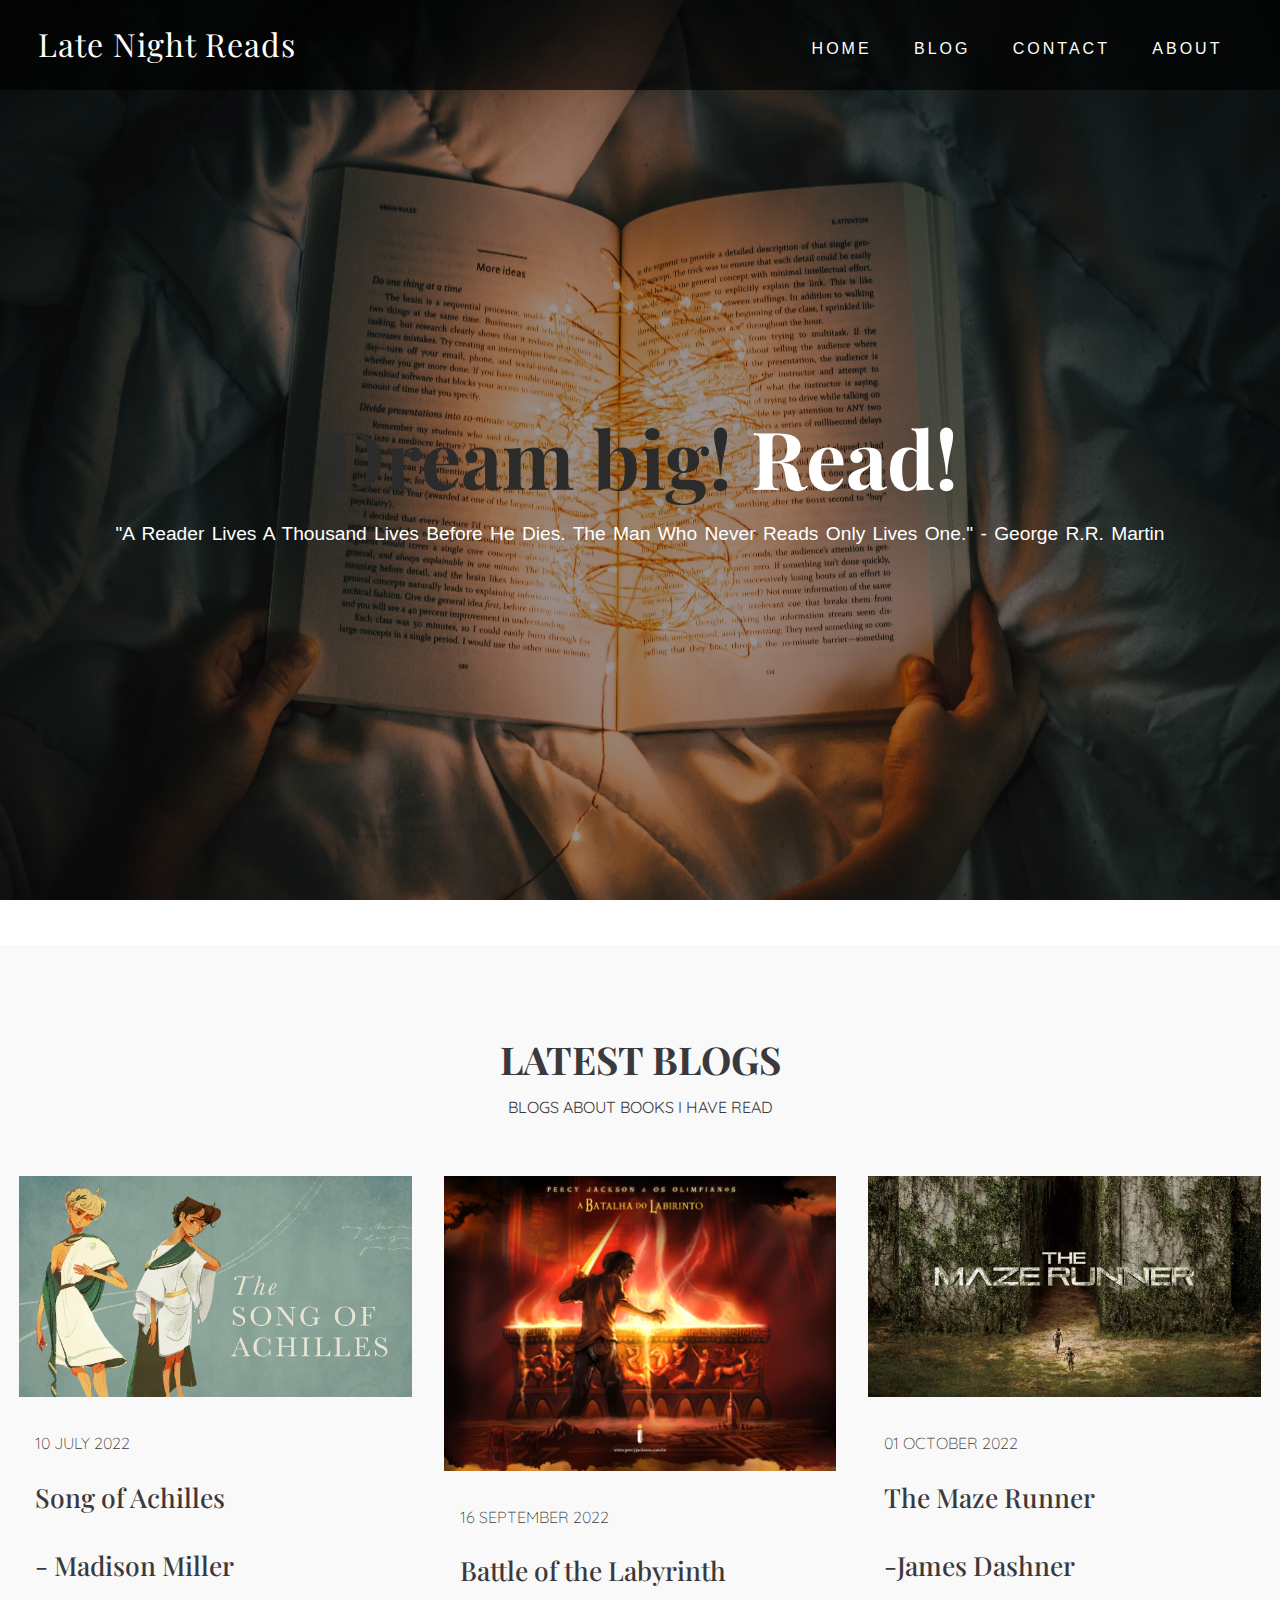
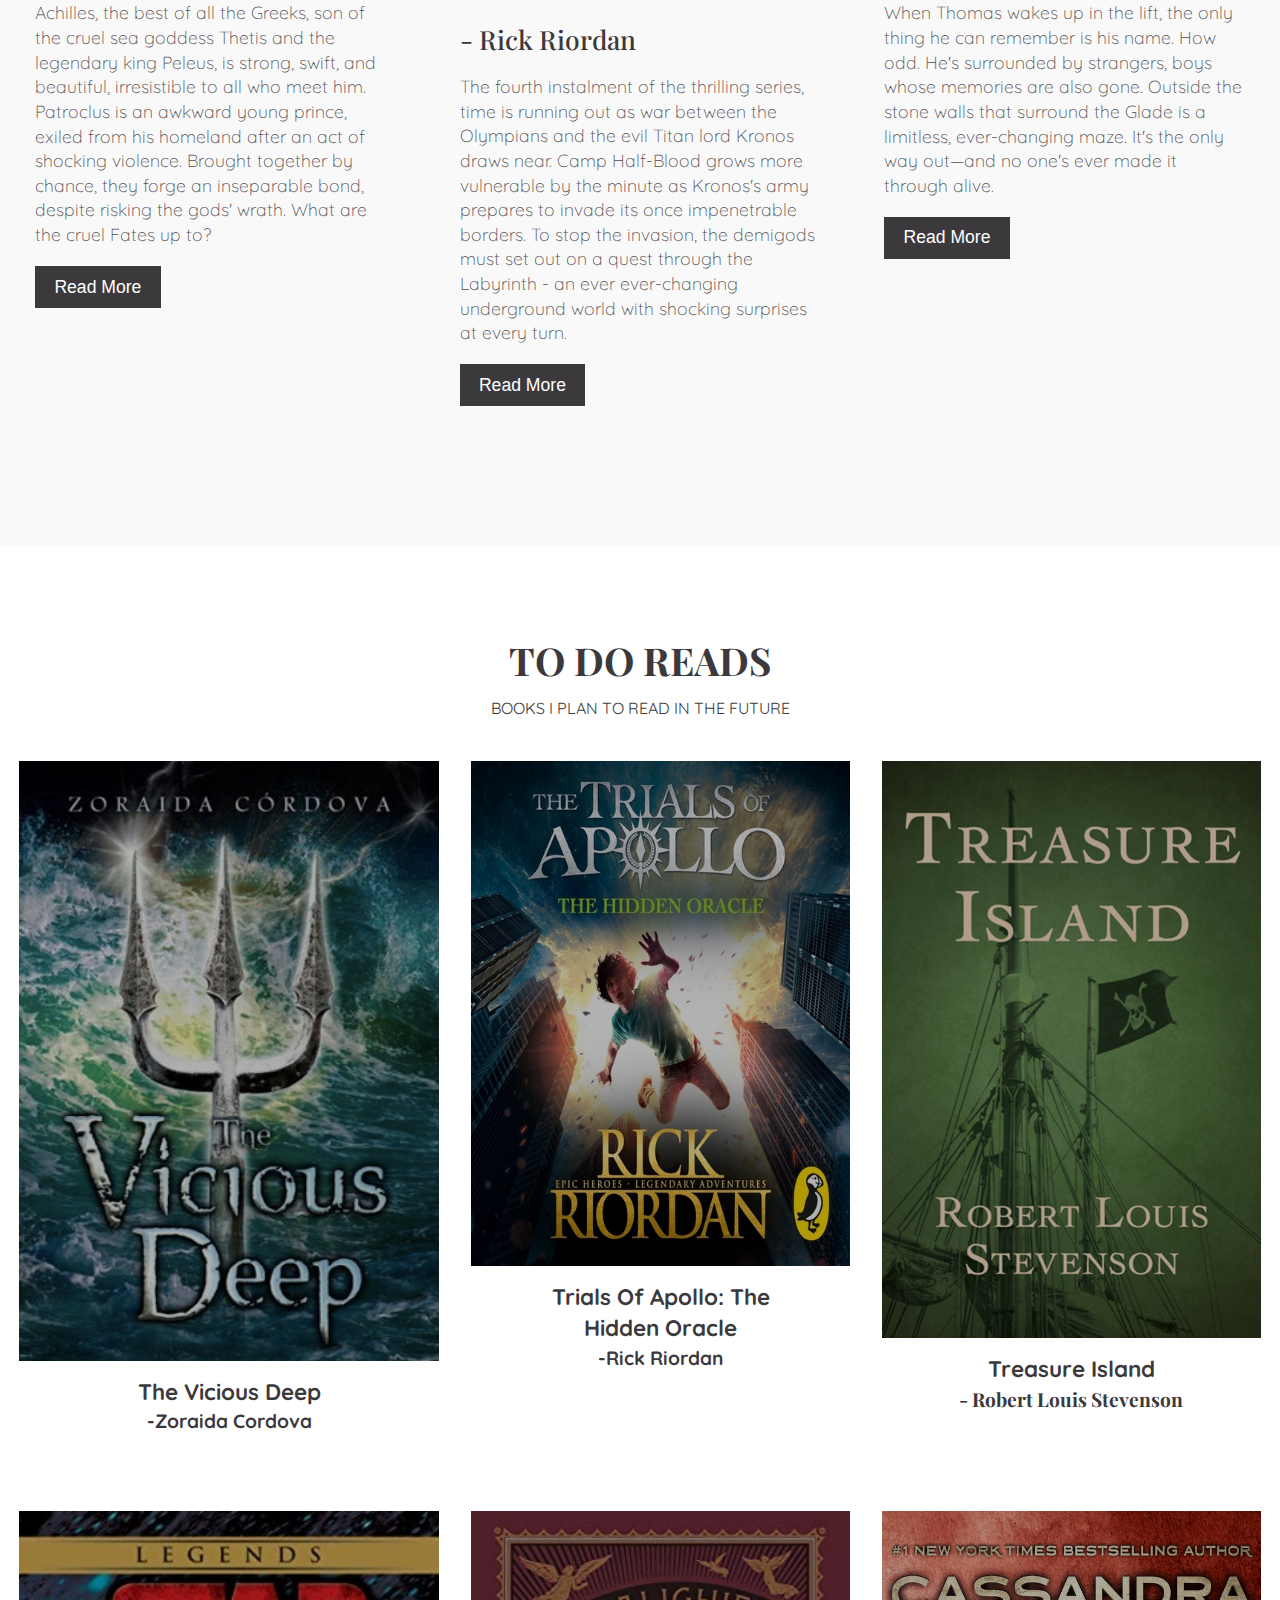
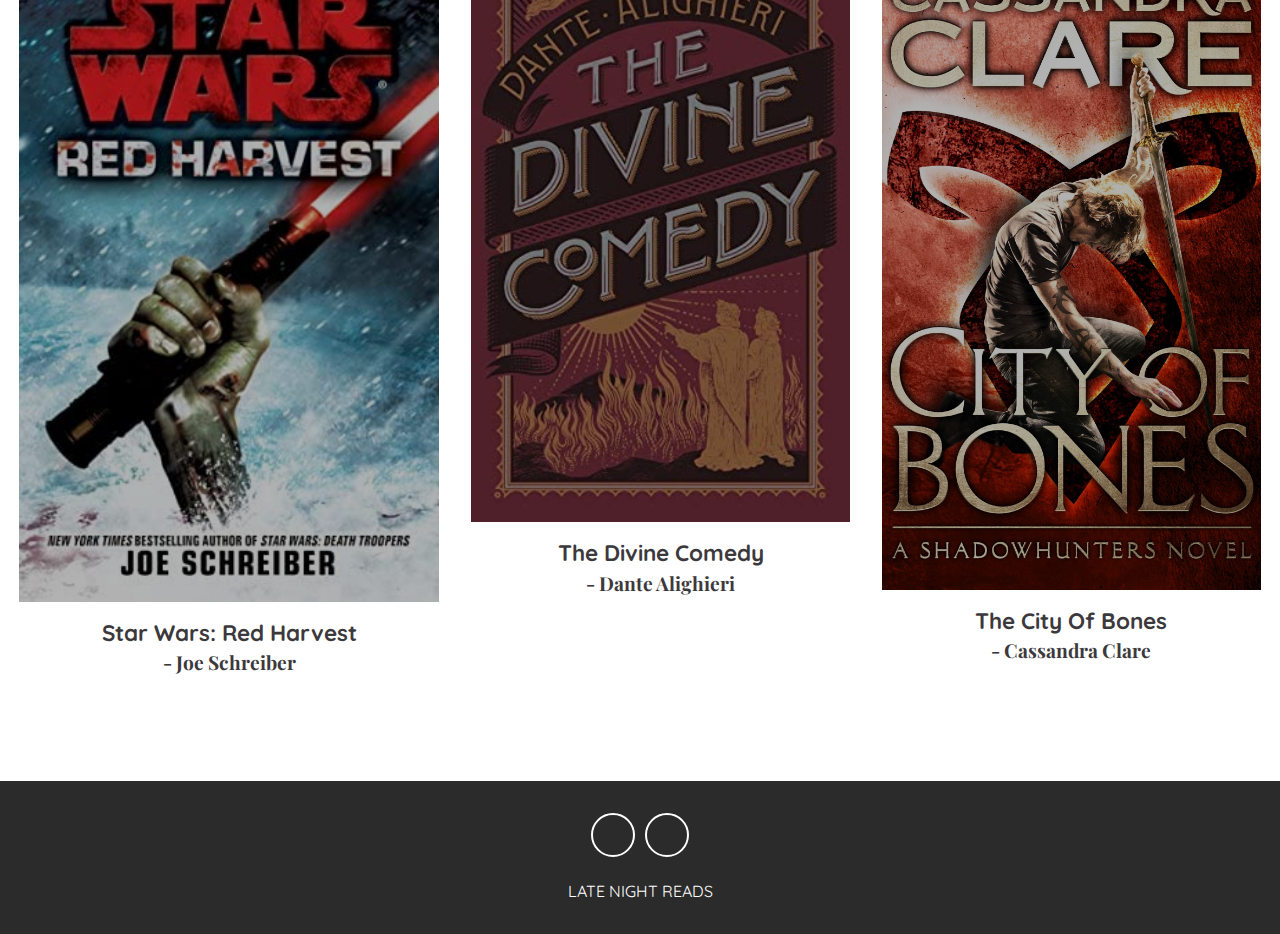
<file: index.html>
<!DOCTYPE html>
<html>
    <head>
        <meta charset="utf-8">
        <meta http-equiv="X-UA-Compatible" content="IE=edge">
        <title>Late Night Reads</title>
        <meta name="viewport" content="width=device-width, initial-scale=1">
        <!-- Font awesome icon -->
        <link rel="stylesheet" href="https://cdnjs.cloudflare.com/ajax/libs/font-awesome/5.15.1/css/all.min.css" integrity="sha512-+4zCK9k+qNFUR5X+cKL9EIR+ZOhtIloNl9GIKS57V1MyNsYpYcUrUeQc9vNfzsWfV28IaLL3i96P9sdNyeRssA==" crossorigin="anonymous" />
        <link rel="stylesheet" href="homestyles.css">
    </head>
<body>

<!-- header -->
<header>
    <nav class = "navbar">
    <div class = "container">
        <a href = "index.html" class = "navbar-brand">Late Night Reads</a>
        <div class = "navbar-nav">
            <a href = "index.html">HOME</a>
            <a href = "blog.html">BLOG</a>
            <a href = "contact.html">CONTACT</a>
            <a href = "about.html">ABOUT</a>
        </div>
    </div>
    </nav>
    <div class = "banner">
        <div class = "container">
            <h1 class = "banner-title">
            <span>Dream big!</span> Read!</h1>
            <p> "A reader lives a thousand lives before he dies. The man who never reads only lives one." - George R.R. Martin </p>
        </div>
    </div>
</header>
<!-- end of header -->
<br>
<br>
<!-- blog -->
<section class = "blog" id = "blog">
    <div class = "container">
        <div class = "title">
            <h2>LATEST BLOGS</h2>
            <p>BLOGS ABOUT BOOKS I HAVE READ</p>
        </div>
    <div class = "blog-content">
<!-- item -->
        <div class = "blog-item">
            <div class = "blog-img">
                <img src = "images/song.jpg" alt = "">
            </div>
        <div class = "blog-text">
            <span>10 JULY 2022</span>
            <h2>Song of Achilles</h2>
            <h2>- Madison Miller</h2>
            <p>Achilles, the best of all the Greeks, son of the cruel sea goddess Thetis and the legendary king Peleus, is strong, swift, and beautiful, irresistible to all who meet him. Patroclus is an awkward young prince, exiled from his homeland after an act of shocking violence. Brought together by chance, they forge an inseparable bond, despite risking the gods' wrath. What are the cruel Fates up to? </p>
            <a href = "blog.html">Read More</a>
        </div>
        </div>
<!-- end of item -->
<!-- item -->
        <div class = "blog-item">
            <div class = "blog-img">
                <img src = "images/labyrinth.jpg" alt = "">
            </div>
        <div class = "blog-text">
            <span>16 SEPTEMBER 2022</span>
            <h2>Battle of the Labyrinth</h2>
            <h2>- Rick Riordan</h2>
            <p>The fourth instalment of the thrilling series, time is running out as war between the Olympians and the evil Titan lord Kronos draws near. Camp Half-Blood grows more vulnerable by the minute as Kronos's army prepares to invade its once impenetrable borders. To stop the invasion, the demigods must set out on a quest through the Labyrinth - an ever ever-changing underground world with shocking surprises at every turn.</p>
            <a href = "blog.html">Read More</a>
        </div>
        </div>
<!-- end of item -->
<!-- item -->
        <div class = "blog-item">
            <div class = "blog-img">
                <img src = "images/mazerunner.webp" alt = "">
            </div>
        <div class = "blog-text">
            <span>01 OCTOBER 2022</span>
            <h2>The Maze Runner</h2>
            <h2>-James Dashner</h2>
            <p>When Thomas wakes up in the lift, the only thing he can remember is his name. How odd. He's surrounded by strangers, boys whose memories are also gone. Outside the stone walls that surround the Glade is a limitless, ever-changing maze. It's the only way out—and no one's ever made it through alive.</p>
            <a href = "blog.html">Read More</a>
        </div>
        </div>
<!-- end of item -->
    </div>
    </div>
</section>
<!-- end of blog -->

<!-- design -->
<section class = "design" id = "design">
    <div class = "container">
        <div class = "title">
            <h2>TO DO READS</h2>
            <p>books I plan to read in the future</p>
        </div>
    <div class = "design-content">
<!-- item -->
        <div class = "design-item">
            <div class = "design-img">
                <a href = "blog.html"><img src = "images/trident.jpg" style = "width: 420px; height: 600px"></a>
            </div>
        <div class = "design-title">
            <a href = "blog.html#todoreads"><h3>The Vicious Deep</h3></a>
            <a href = "blog.html#todoreads"><h4>-Zoraida Cordova</h4></a>
            <br>
        </div>
        </div>
<!-- end of item -->
<!-- item -->
        <div class = "design-item">
            <div class = "design-img">
                <img src = "images/apollo.jpg" alt = "">
            </div>
        <div class = "design-title">
            <a href = "blog.html#todoreads"><h3>Trials of Apollo: The Hidden Oracle</h3></a>
            <a href = "blog.html#todoreads"><h4>-Rick Riordan</h4></a>
            <br>
        </div>
        </div>
<!-- end of item -->
<!-- item -->
        <div class = "design-item">
            <div class = "design-img">
                <img src = "images/green.jpg" alt = "">
            </div>
        <div class = "design-title">
            <a href = "blog.html#todoreads"><h3>Treasure Island</h3></a>
            <a href = "blog.html#todoreads"><h4>- Robert Louis Stevenson</4></a>
            <br>
        </div>
        </div>
<!-- end of item -->
<!-- item -->
        <div class = "design-item">
            <div class = "design-img">
                <img src = "images/harvest.jpg" alt = "">
            </div>
        <div class = "design-title">
            <a href = "blog.html#todoreads"><h3>Star Wars: Red Harvest</h3></a>
            <a href = "blog.html#todoreads"><h4>- Joe Schreiber</4></a>
            <br>
        </div>
        </div>
<!-- end of item -->
<!-- item -->
        <div class = "design-item">
            <div class = "design-img">
                <img src = "images/divine.jpg" alt = "">
            </div>
        <div class = "design-title">
            <a href = "blog.html#todoreads"><h3>The Divine Comedy</h3></a>
            <a href = "blog.html#todoreads"><h4>- Dante Alighieri</4></a>
            <br>
        </div>
        </div>
<!-- end of item -->
<!-- item -->
        <div class = "design-item">
            <div class = "design-img">
                <img src = "images/bones.jpg" alt = "">
            </div>
        <div class = "design-title">
            <a href = "blog.html#todoreads"><h3>The City of Bones</h3></a>
            <a href = "blog.html#todoreads"><h4>- Cassandra Clare</4></a>
            <br>
        </div>
        </div>
<!-- end of item -->
        </div>
    </div>
</section>
<!-- end of design -->
  
<!-- footer -->
<footer>
    <div class = "social-links">
        <a href = "https://www.facebook.com/jjennifernnguyen"><i class = "fab fa-facebook-f"></i></a>
        <a href = "https://www.instagram.com/jjennifernnguyen/"><i class = "fab fa-instagram"></i></a>
    </div>
        </i><span>LATE NIGHT READS</span>
</footer>
<!-- end of footer -->  
    </body>
</html>
</file>
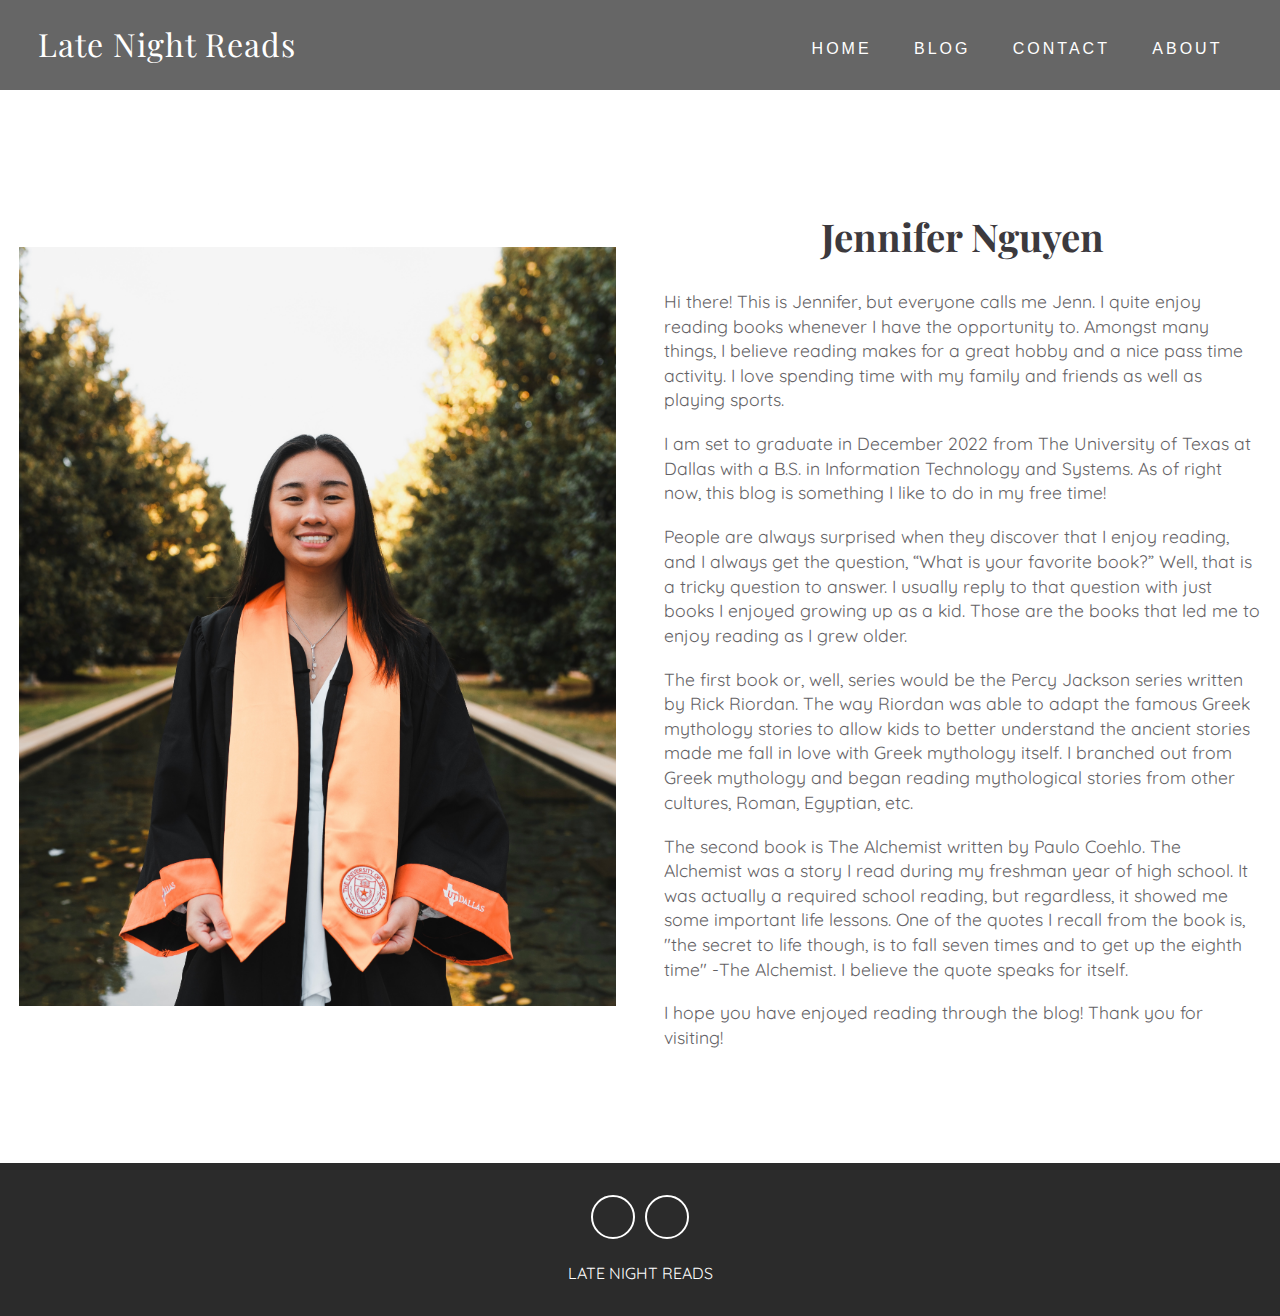
<file: about.html>
<!DOCTYPE html>
<html>
    <head>
        <meta charset="utf-8">
        <meta http-equiv="X-UA-Compatible" content="IE=edge">
        <title>Late Night Reads</title>
        <meta name="viewport" content="width=device-width, initial-scale=1">
        <!-- Font awesome icon -->
        <link rel="stylesheet" href="https://cdnjs.cloudflare.com/ajax/libs/font-awesome/5.15.1/css/all.min.css" integrity="sha512-+4zCK9k+qNFUR5X+cKL9EIR+ZOhtIloNl9GIKS57V1MyNsYpYcUrUeQc9vNfzsWfV28IaLL3i96P9sdNyeRssA==" crossorigin="anonymous" />
        <link rel="stylesheet" href="aboutstyles.css">
    </head>
<body>

<!-- header -->
<header>
    <nav class = "navbar">
        <div class = "container">
            <a href = "index.html" class = "navbar-brand">Late Night Reads</a>
            <div class = "navbar-nav">
                <a href = "index.html">HOME</a>
                <a href = "blog.html">BLOG</a>
                <a href = "contact.html">CONTACT</a>
                <a href = "about.html">ABOUT</a>
            </div>
        </div>
    </nav>
</header>
<!-- end of header -->

<!-- about -->
<section class = "about" id = "about">
    <div class = "container">
        <div class = "about-content">
    <div>
        <img src = "images/profile.jpg" alt = "">
    </div>
    <div class = "about-text">
        <div class = "title">
            <h2>Jennifer Nguyen</h2>
        </div>
        
        <p>Hi there! This is Jennifer, but everyone calls me Jenn. I quite enjoy reading books whenever I have the opportunity to. Amongst many things, I believe reading makes for a great hobby and a nice pass time activity. I love spending time with my family and friends as well as playing sports.</p>
        
        <p>I am set to graduate in December 2022 from The University of Texas at Dallas with a B.S. in Information Technology and Systems. As of right now, this blog is something I like to do in my free time!</p>    

        <p>People are always surprised when they discover that I enjoy reading, and I always get the question, “What is your favorite book?” Well, that is a tricky question to answer. I usually reply to that question with just books I enjoyed growing up as a kid. Those are the books that led me to enjoy reading as I grew older.</p>

        <p>The first book or, well, series would be the Percy Jackson series written by Rick Riordan. The way Riordan was able to adapt the famous Greek mythology stories to allow kids to better understand the ancient stories made me fall in love with Greek mythology itself. I branched out from Greek mythology and began reading mythological stories from other cultures, Roman, Egyptian, etc.</p>
            
        <p>The second book is The Alchemist written by Paulo Coehlo. The Alchemist was a story I read during my freshman year of high school. It was actually a required school reading, but regardless, it showed me some important life lessons. One of the quotes I recall from the book is, "the secret to life though, is to fall seven times and to get up the eighth time" -The Alchemist. I believe the quote speaks for itself.</p>

        <p>I hope you have enjoyed reading through the blog! Thank you for visiting!</p>
    </div>
        </div>
    </div>
</section>
<!-- end of about -->

<!-- footer -->
<footer>
    <div class = "social-links">
        <a href = "https://www.facebook.com/jjennifernnguyen"><i class = "fab fa-facebook-f"></i></a>
        <a href = "https://www.instagram.com/jjennifernnguyen/"><i class = "fab fa-instagram"></i></a>
    </div>
    <span>LATE NIGHT READS</span>
</footer>
<!-- end of footer -->

</body>
</html>
</file>
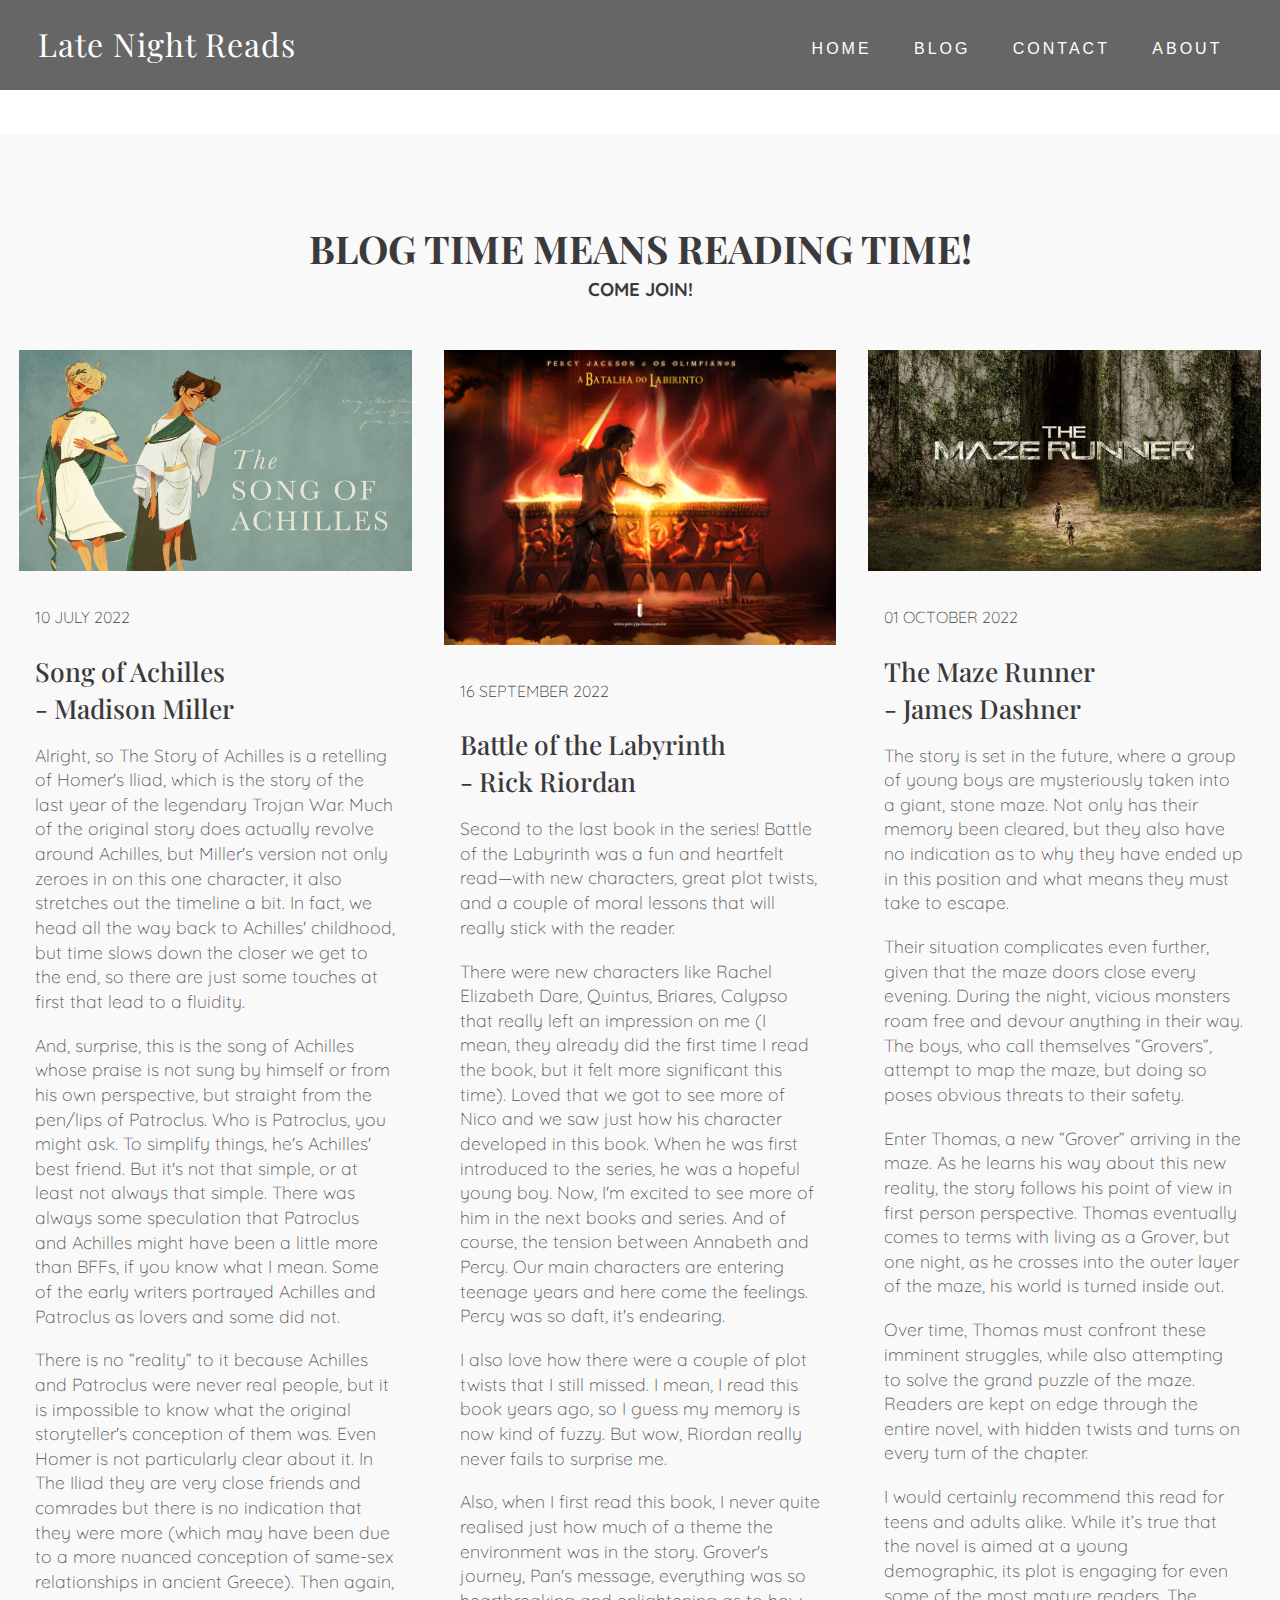
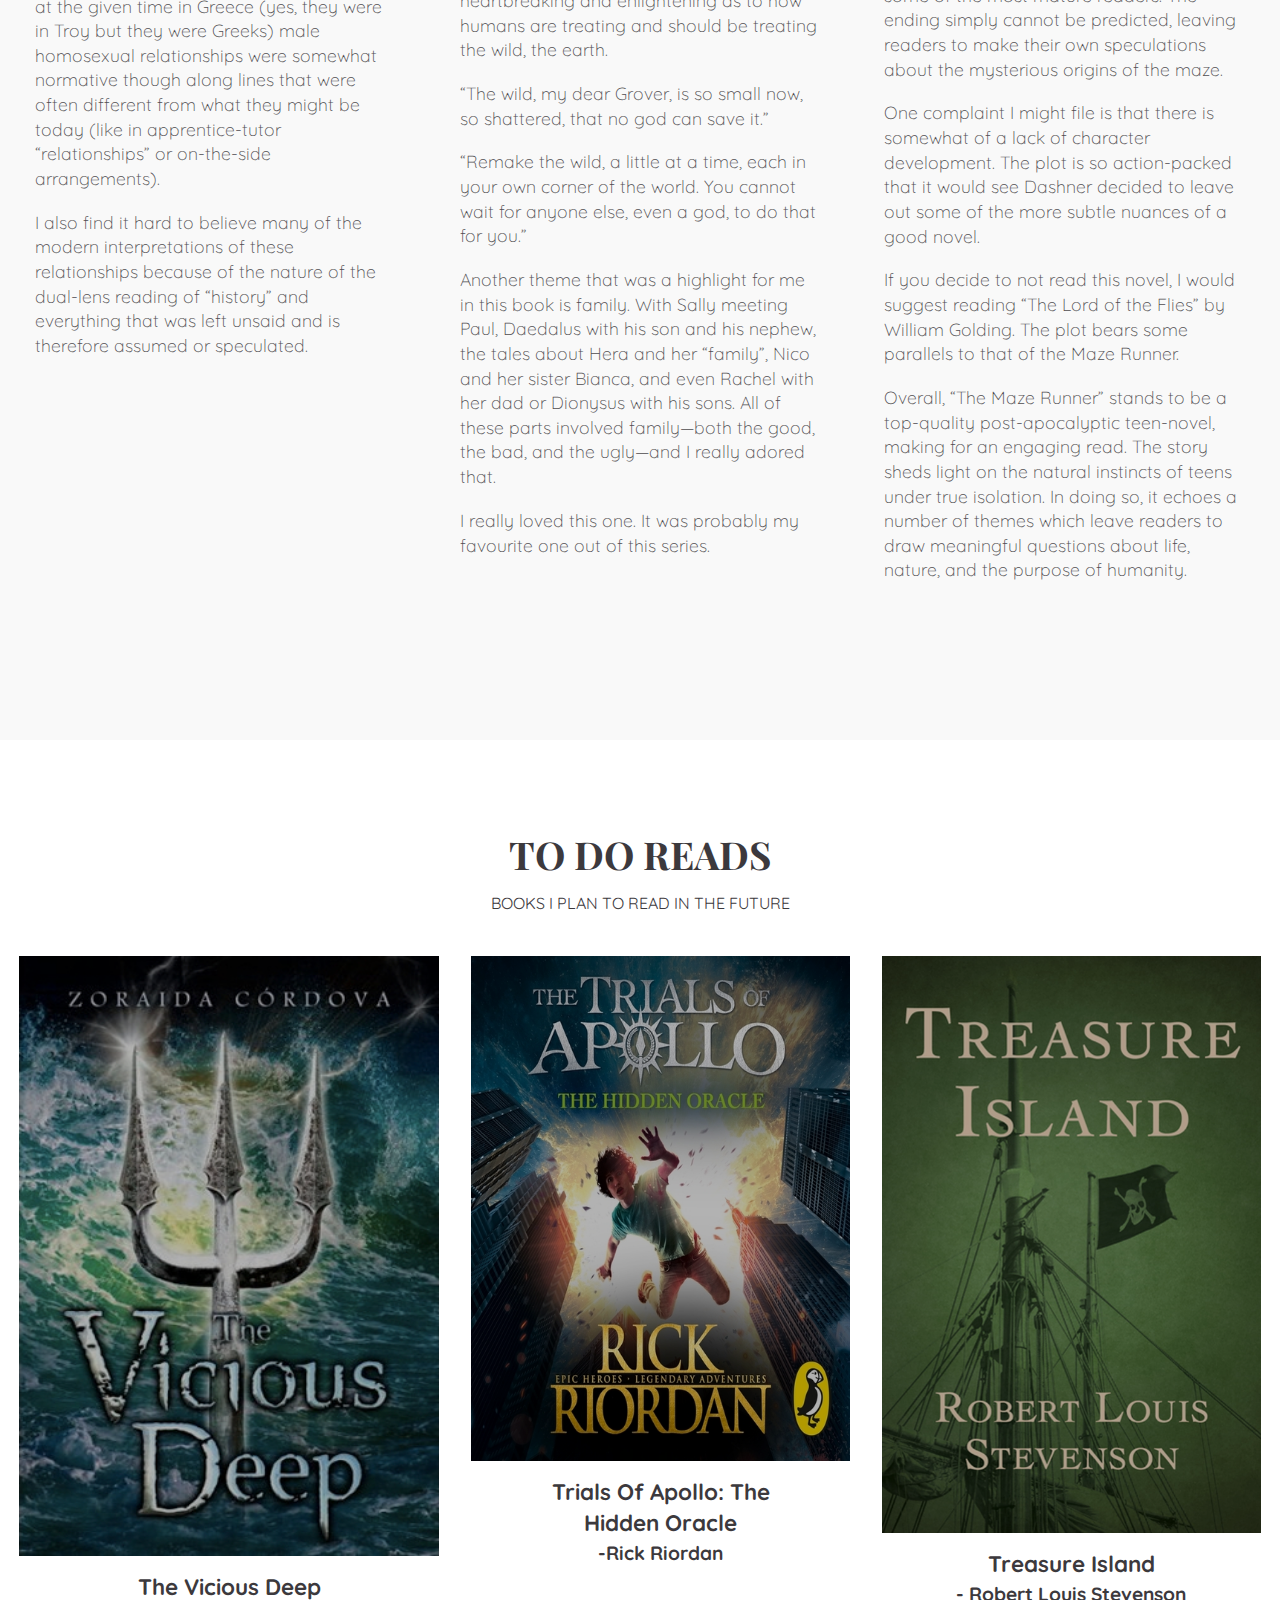
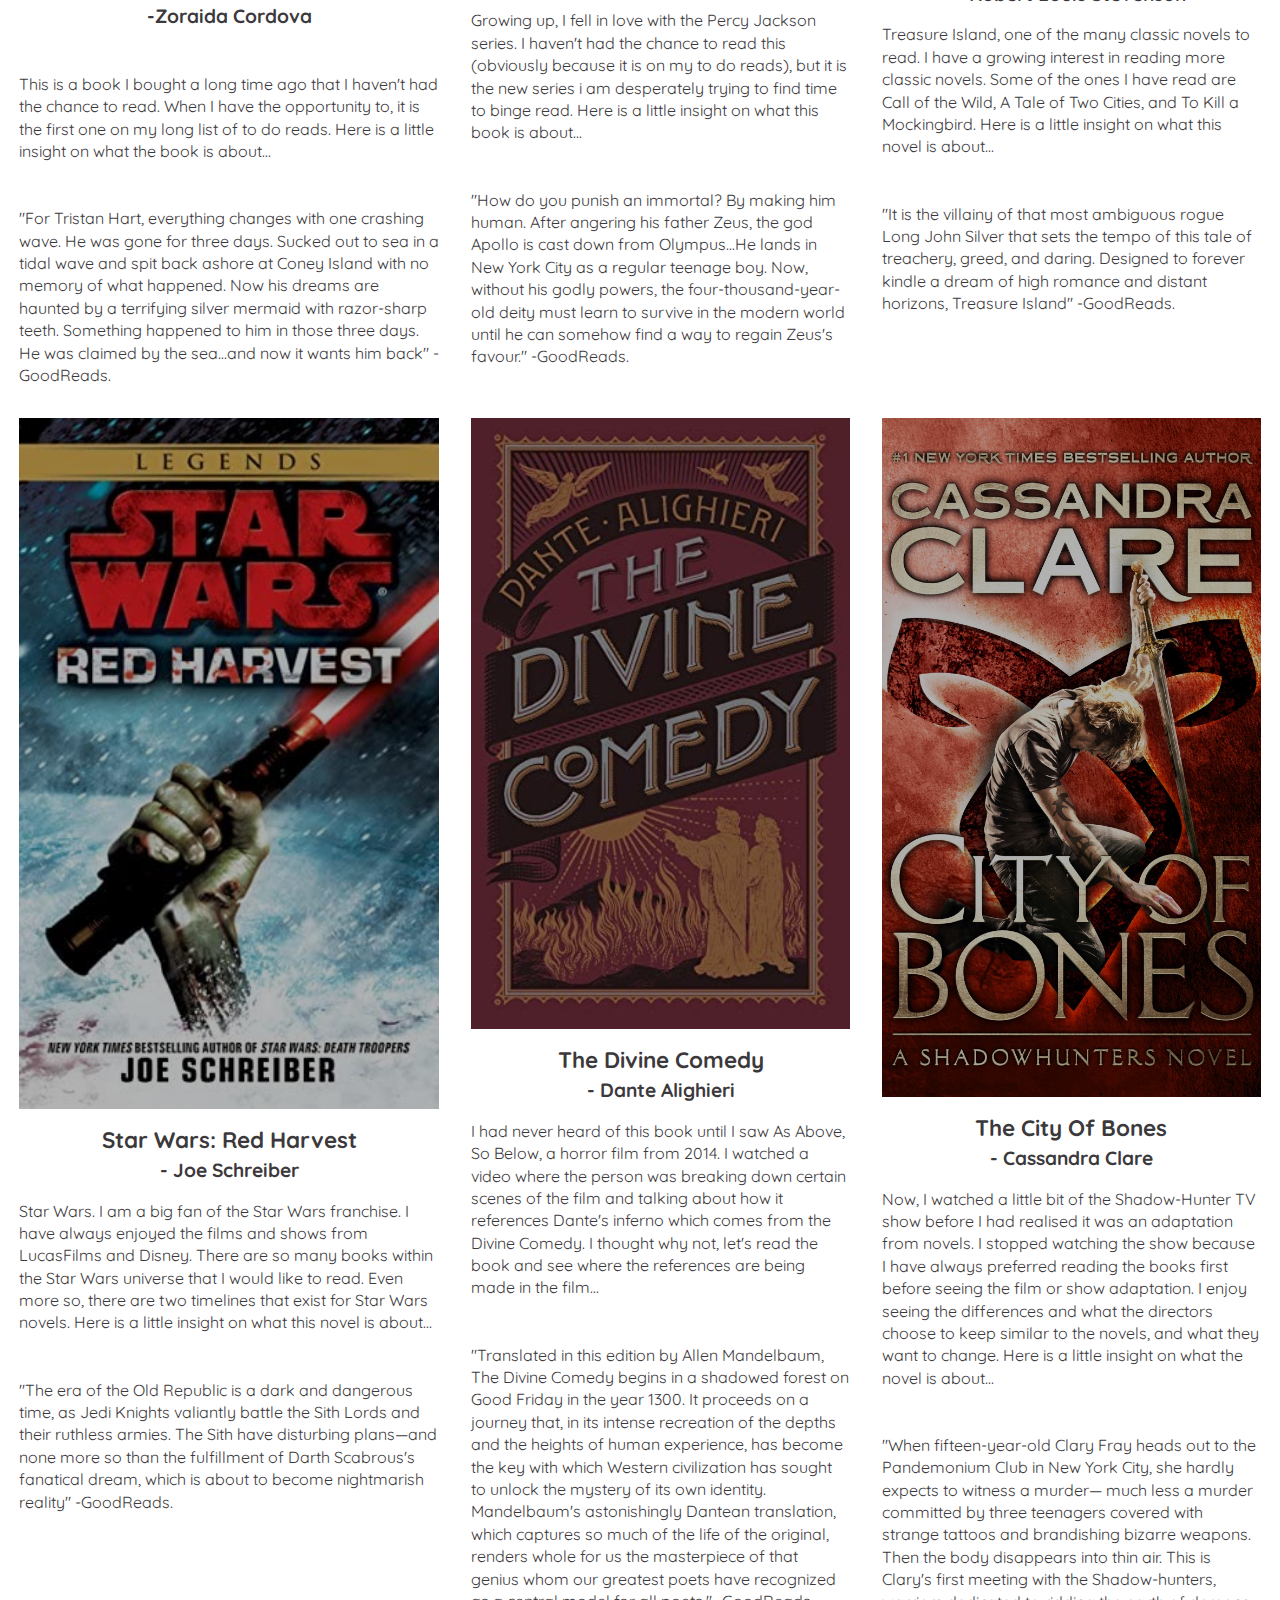
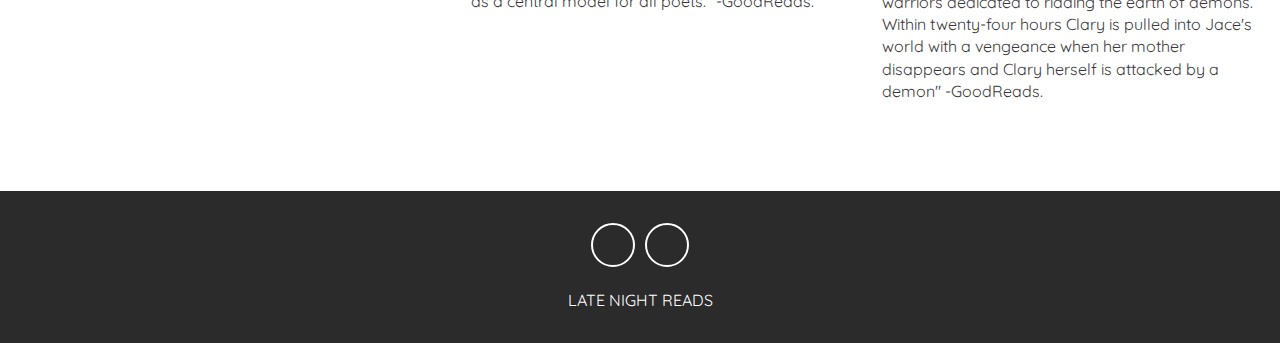
<file: blog.html>
<!DOCTYPE html>
<html>
  <head>
    <meta charset="utf-8">
    <meta http-equiv="X-UA-Compatible" content="IE=edge">
    <title>Late Night Reads</title>
    <meta name="viewport" content="width=device-width, initial-scale=1">
    <!-- Font awesome icon -->
    <link rel="stylesheet" href="https://cdnjs.cloudflare.com/ajax/libs/font-awesome/5.15.1/css/all.min.css" integrity="sha512-+4zCK9k+qNFUR5X+cKL9EIR+ZOhtIloNl9GIKS57V1MyNsYpYcUrUeQc9vNfzsWfV28IaLL3i96P9sdNyeRssA==" crossorigin="anonymous" />
    <link rel="stylesheet" href="blogstyles.css">
  </head>
  <body>

    <!-- header -->
    <header>
      <nav class = "navbar">
        <div class = "container">
          <a href = "index.html" class = "navbar-brand">Late Night Reads</a>
          <div class = "navbar-nav">
                <a href = "index.html">HOME</a>
                <a href = "blog.html">BLOG</a>
                <a href = "contact.html">CONTACT</a>
                <a href = "about.html">ABOUT</a>
          </div>
        </div>
      </nav>
<!-- end of header -->
<br>
<br>
<!-- blog -->
<section class = "blog" id = "blog">
    <div class = "container">
      <div class = "title">
        <h2>BLOG TIME MEANS READING TIME!</h2>
        <h3>COME JOIN!</h3>
      </div>
      <div class = "blog-content">
        <!-- item -->
        <div class = "blog-item">
          <div class = "blog-img">
            <img src = "images/song.jpg" alt = "">
          </div>
          <div class = "blog-text">
            <span>10 JULY 2022</span>
            <h2>Song of Achilles
                <br>
                - Madison Miller
            </h2>
            <p>Alright, so The Story of Achilles is a retelling of Homer's Iliad, which is the story of the last year of the legendary Trojan War. Much of the original story does actually revolve around Achilles, but Miller's version not only zeroes in on this one character, it also stretches out the timeline a bit. In fact, we head all the way back to Achilles' childhood, but time slows down the closer we get to the end, so there are just some touches at first that lead to a fluidity.</p> 
            
            <p>And, surprise, this is the song of Achilles whose praise is not sung by himself or from his own perspective, but straight from the pen/lips of Patroclus. Who is Patroclus, you might ask. To simplify things, he's Achilles' best friend. But it's not that simple, or at least not always that simple. There was always some speculation that Patroclus and Achilles might have been a little more than BFFs, if you know what I mean. Some of the early writers portrayed Achilles and Patroclus as lovers and some did not.</p>
            
            <p>There is no “reality” to it because Achilles and Patroclus were never real people, but it is impossible to know what the original storyteller's conception of them was. Even Homer is not particularly clear about it. In The Iliad they are very close friends and comrades but there is no indication that they were more (which may have been due to a more nuanced conception of same-sex relationships in ancient Greece). Then again, at the given time in Greece (yes, they were in Troy but they were Greeks) male homosexual relationships were somewhat normative though along lines that were often different from what they might be today (like in apprentice-tutor “relationships” or on-the-side arrangements). </p>
            
            <p>I also find it hard to believe many of the modern interpretations of these relationships because of the nature of the dual-lens reading of “history” and everything that was left unsaid and is therefore assumed or speculated.</p>
          </div>
        </div>
        <!-- end of item -->
        <!-- item -->
        <div class = "blog-item">
          <div class = "blog-img">
            <img src = "images/labyrinth.jpg" alt = "">
          </div>
          <div class = "blog-text">
            <span>16 SEPTEMBER 2022</span>
            <h2>Battle of the Labyrinth 
                <br>
                - Rick Riordan
            </h2>
            <p>Second to the last book in the series! Battle of the Labyrinth was a fun and heartfelt read—with new characters, great plot twists, and a couple of moral lessons that will really stick with the reader.

            <p>There were new characters like Rachel Elizabeth Dare, Quintus, Briares, Calypso that really left an impression on me (I mean, they already did the first time I read the book,  but it felt more significant this time). Loved that we got to see more of Nico and we saw just how his character developed in this book. When he was first introduced to the series, he was a hopeful young boy. Now, I'm excited to see more of him in the next books and series. And of course, the tension between Annabeth and Percy. Our main characters are entering teenage years and here come the feelings. Percy was so daft, it's endearing.</p>
                
            <p>I also love how there were a couple of plot twists that I still missed. I mean, I read this book years ago, so I guess my memory is now kind of fuzzy. But wow, Riordan really never fails to surprise me.</p>   
                
            <p>Also, when I first read this book, I never quite realised just how much of a theme the environment was in the story. Grover's journey, Pan's message, everything was so heartbreaking and enlightening as to how humans are treating and should be treating the wild, the earth.</p>
                
            <p>“The wild, my dear Grover, is so small now, so shattered, that no god can save it.”</p>
                
            <p>“Remake the wild, a little at a time, each in your own corner of the world. You cannot wait for anyone else, even a god, to do that for you.”</p>
                
            <p>Another theme that was a highlight for me in this book is family. With Sally meeting Paul, Daedalus with his son and his nephew, the tales about Hera and her “family”, Nico and her sister Bianca, and even Rachel with her dad or Dionysus with his sons. All of these parts involved family—both the good, the bad, and the ugly—and I really adored that.</p>
                
            <p>I really loved this one. It was probably my favourite one out of this series.</p>
          </div>
        </div>
        <!-- end of item -->
        <!-- item -->
        <div class = "blog-item">
          <div class = "blog-img">
            <img src = "images/mazerunner.webp" alt = "">
          </div>
          <div class = "blog-text">
            <span>01 OCTOBER 2022</span>
            <h2>The Maze Runner
                <br>
                - James Dashner
            </h2>
            <p>The story is set in the future, where a group of young boys are mysteriously taken into a giant, stone maze. Not only has their memory been cleared, but they also have no indication as to why they have ended up in this position and what means they must take to escape.</p>

            <p>Their situation complicates even further, given that the maze doors close every evening. During the night, vicious monsters roam free and devour anything in their way. The boys, who call themselves “Grovers”, attempt to map the maze, but doing so poses obvious threats to their safety.</p>
                
            <p>Enter Thomas, a new “Grover” arriving in the maze. As he learns his way about this new reality, the story follows his point of view in first person perspective. Thomas eventually comes to terms with living as a Grover, but one night, as he crosses into the outer layer of the maze, his world is turned inside out.</p>
                
            <p>Over time, Thomas must confront these imminent struggles, while also attempting to solve the grand puzzle of the maze. Readers are kept on edge through the entire novel, with hidden twists and turns on every turn of the chapter.</p>
                
            <p>I would certainly recommend this read for teens and adults alike. While it’s true that the novel is aimed at a young demographic, its plot is engaging for even some of the most mature readers. The ending simply cannot be predicted, leaving readers to make their own speculations about the mysterious origins of the maze.</p>
                
            <p>One complaint I might file is that there is somewhat of a lack of character development. The plot is so action-packed that it would see Dashner decided to leave out some of the more subtle nuances of a good novel.</p>
                
            <p>If you decide to not read this novel, I would suggest reading “The Lord of the Flies” by William Golding. The plot bears some parallels to that of the Maze Runner.</p>
                
            <p>Overall, “The Maze Runner” stands to be a top-quality post-apocalyptic teen-novel, making for an engaging read. The story sheds light on the natural instincts of teens under true isolation. In doing so, it echoes a number of themes which leave readers to draw meaningful questions about life, nature, and the purpose of humanity.</p>
          </div>
        </div>
        <!-- end of item -->
      </div>
    </div>
  </section>
  <!-- end of blog -->
  <!-- design -->
<section class = "design" id = "design">
<a name = "todoreads"></a>
  <div class = "container">
      <div class = "title">
          <h2>TO DO READS</h2>
          <p>books I plan to read in the future</p>
      </div>
  <div class = "design-content">
<!-- item -->
      <div class = "design-item">
          <div class = "design-img">
              <a href = "blog.html"><img src = "images/trident.jpg" style = "width: 420px; height: 600px"></a>
          </div>
      <div class = "design-title">
          <a href = "blog.html"><h3>The Vicious Deep</h3></a>
          <h4>-Zoraida Cordova</h4>
          <br>
      </div>
      <div class = "design-paragraph">
          <p> This is a book I bought a long time ago that I haven't had the chance to read. When I have the opportunity to, it is the first one on my long list of to do reads. Here is a little insight on what the book is about...</p>

          <br>
          <br>

          <p>"For Tristan Hart, everything changes with one crashing wave. He was gone for three days. Sucked out to sea in a tidal wave and spit back ashore at Coney Island with no memory of what happened. Now his dreams are haunted by a terrifying silver mermaid with razor-sharp teeth. Something happened to him in those three days. He was claimed by the sea...and now it wants him back" -GoodReads.</p>
      </div>
      </div>
<!-- end of item -->
<!-- item -->
      <div class = "design-item">
          <div class = "design-img">
              <img src = "images/apollo.jpg" alt = "">
          </div>
      <div class = "design-title">
          <a href = "blog.html"><h3>Trials of Apollo: The Hidden Oracle</h3></a>
          <h4>-Rick Riordan</h4>
          <br>
      </div>
      <div class = "design-paragraph">
          <p>Growing up, I fell in love with the Percy Jackson series. I haven't had the chance to read this (obviously because it is on my to do reads), but it is the new series i am desperately trying to find time to binge read. Here is a little insight on what this book is about...</p>

          <br>
          <br>

          <p>"How do you punish an immortal? By making him human. After angering his father Zeus, the god Apollo is cast down from Olympus...He lands in New York City as a regular teenage boy. Now, without his godly powers, the four-thousand-year-old deity must learn to survive in the modern world until he can somehow find a way to regain Zeus's favour." -GoodReads.</p>
      </div>
      </div>
<!-- end of item -->
<!-- item -->
      <div class = "design-item">
          <div class = "design-img">
              <img src = "images/green.jpg" alt = "">
          </div>
      <div class = "design-title">
          <a href = "blog.html#"><h3>Treasure Island</h3></a>
          <h4>- Robert Louis Stevenson</4>
          <br>
      </div>
      <div class = "design-paragraph">
          <p>Treasure Island, one of the many classic novels to read. I have a growing interest in reading more classic novels. Some of the ones I have read are Call of the Wild, A Tale of Two Cities, and To Kill a Mockingbird. Here is a little insight on what this novel is about...</p>

          <br>
          <br>

          <p>"It is the villainy of that most ambiguous rogue Long John Silver that sets the tempo of this tale of treachery, greed, and daring. Designed to forever kindle a dream of high romance and distant horizons, Treasure Island" -GoodReads.</p>
      </div>
      </div>
<!-- end of item -->
<!-- item -->
<div class = "design-item">
  <div class = "design-img">
      <img src = "images/harvest.jpg" alt = "">
  </div>
<div class = "design-title">
  <a href = "blog.html#"><h3>Star Wars: Red Harvest</h3></a>
  <h4>- Joe Schreiber</4>
  <br>
</div>
<div class = "design-paragraph">
  <p>Star Wars. I am a big fan of the Star Wars franchise. I have always enjoyed the films and shows from LucasFilms and Disney. There are so many books within the Star Wars universe that I would like to read. Even more so, there are two timelines that exist for Star Wars novels. Here is a little insight on what this novel is about...</p>

  <br>
  <br>

  <p>"The era of the Old Republic is a dark and dangerous time, as Jedi Knights valiantly battle the Sith Lords and their ruthless armies. The Sith have disturbing plans—and none more so than the fulfillment of Darth Scabrous's fanatical dream, which is about to become nightmarish reality" -GoodReads.</p>
</div>
</div>
<!-- end of item -->
<!-- item -->
<div class = "design-item">
  <div class = "design-img">
      <img src = "images/divine.jpg" alt = "">
  </div>
<div class = "design-title">
  <a href = "blog.html#"><h3>The Divine Comedy</h3></a>
  <h4>- Dante Alighieri</4>
  <br>
</div>
<div class = "design-paragraph">
  <p>I had never heard of this book until I saw As Above, So Below, a horror film from 2014. I watched a video where the person was breaking down certain scenes of the film and talking about how it references Dante's inferno which comes from the Divine Comedy. I thought why not, let's read the book and see where the references are being made in the film...</p>

  <br>
  <br>

  <p>"Translated in this edition by Allen Mandelbaum, The Divine Comedy begins in a shadowed forest on Good Friday in the year 1300. It proceeds on a journey that, in its intense recreation of the depths and the heights of human experience, has become the key with which Western civilization has sought to unlock the mystery of its own identity. Mandelbaum's astonishingly Dantean translation, which captures so much of the life of the original, renders whole for us the masterpiece of that genius whom our greatest poets have recognized as a central model for all poets." -GoodReads.</p>
</div>
</div>
<!-- end of item -->
<!-- item -->
<div class = "design-item">
  <div class = "design-img">
      <img src = "images/bones.jpg" alt = "">
  </div>
<div class = "design-title">
  <a href = "blog.html#"><h3>The City of Bones</h3></a>
  <h4>- Cassandra Clare</4>
  <br>
</div>
<div class = "design-paragraph">
  <p>Now, I watched a little bit of the Shadow-Hunter TV show before I had realised it was an adaptation from novels. I stopped watching the show because I have always preferred reading the books first before seeing the film or show adaptation. I enjoy seeing the differences and what the directors choose to keep similar to the novels, and what they want to change. Here is a little insight on what the novel is about... </p>

  <br>
  <br>

  <p>"When fifteen-year-old Clary Fray heads out to the Pandemonium Club in New York City, she hardly expects to witness a murder― much less a murder committed by three teenagers covered with strange tattoos and brandishing bizarre weapons. Then the body disappears into thin air. This is Clary's first meeting with the Shadow-hunters, warriors dedicated to ridding the earth of demons. Within twenty-four hours Clary is pulled into Jace's world with a vengeance when her mother disappears and Clary herself is attacked by a demon" -GoodReads.</p>
</div>
</div>
<!-- end of item -->
      </div>
  </div>
</section>
<!-- end of design -->
  
      <!-- footer -->
      <footer>
        <div class = "social-links">
          <a href = "https://www.facebook.com/jjennifernnguyen"><i class = "fab fa-facebook-f"></i></a>
          <a href = "https://www.instagram.com/jjennifernnguyen/"><i class = "fab fa-instagram"></i></a>
        </div>
        <span>LATE NIGHT READS</span>
      </footer>
      <!-- end of footer -->
      
      
    </body>
  </html>
</file>
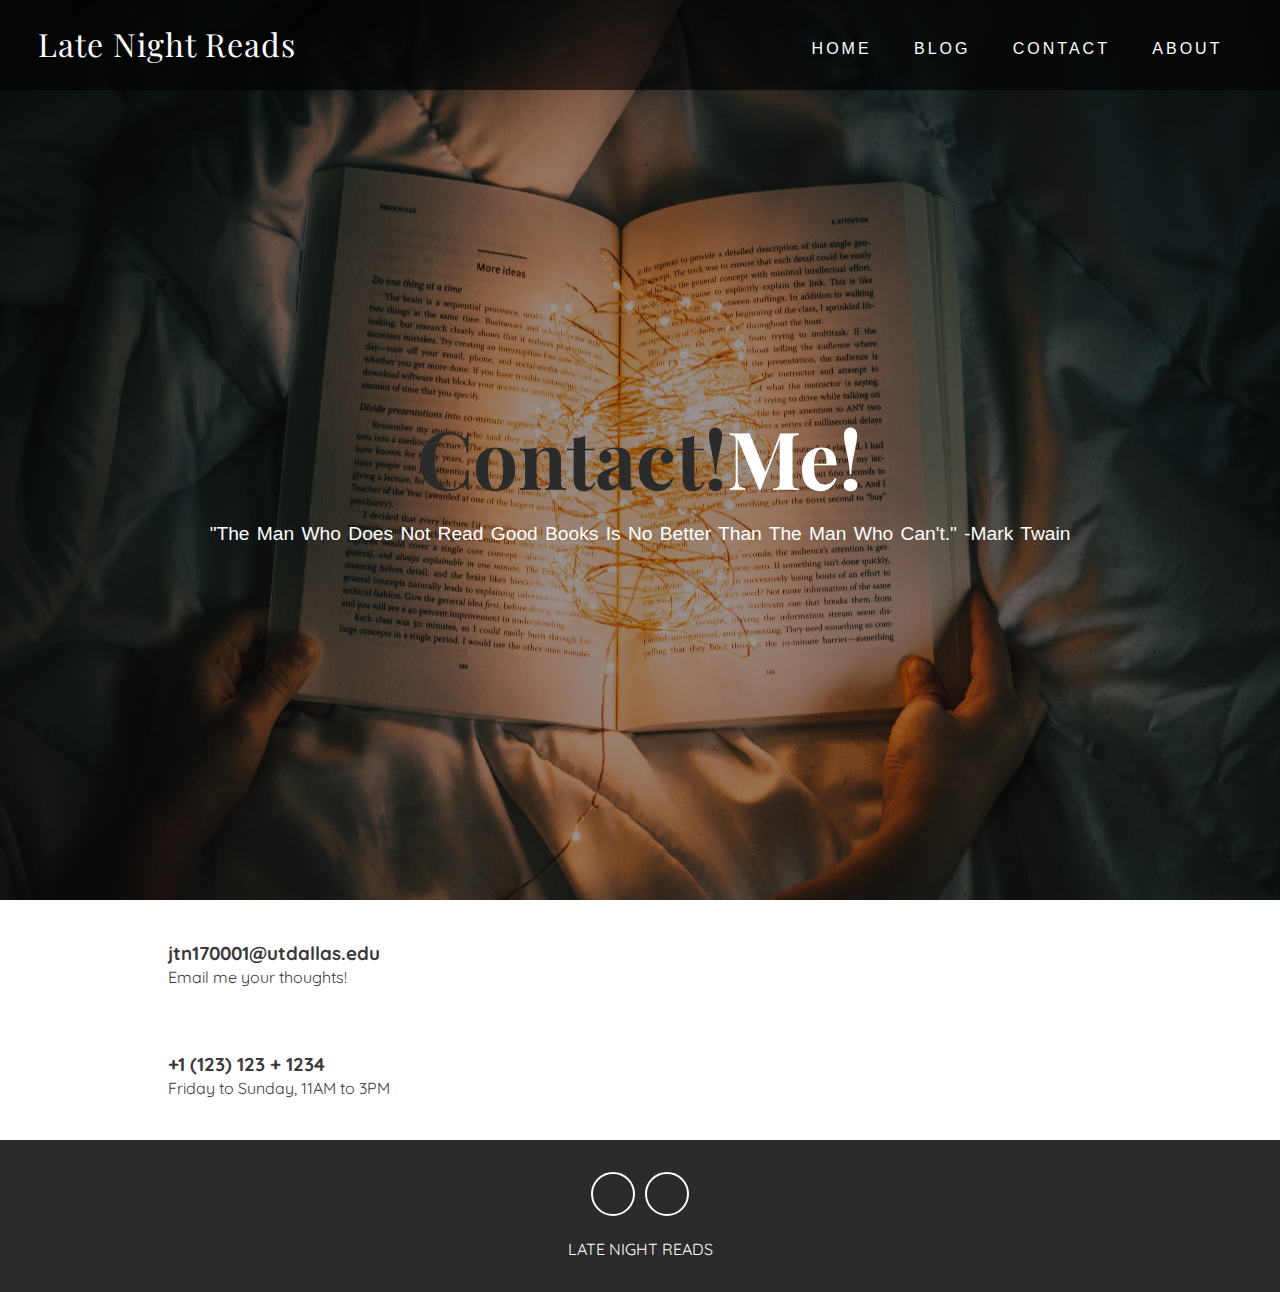
<file: contact.html>
<!DOCTYPE html>
<html>
  <head>
    <meta charset="utf-8">
    <meta http-equiv="X-UA-Compatible" content="IE=edge">
    <title>Late Night Reads</title>
    <meta name="viewport" content="width=device-width, initial-scale=1">
    <!-- Font awesome icon -->
    <link rel="stylesheet" href="https://cdnjs.cloudflare.com/ajax/libs/font-awesome/5.15.1/css/all.min.css" integrity="sha512-+4zCK9k+qNFUR5X+cKL9EIR+ZOhtIloNl9GIKS57V1MyNsYpYcUrUeQc9vNfzsWfV28IaLL3i96P9sdNyeRssA==" crossorigin="anonymous" />
    <link rel="stylesheet" href="homestyles.css">
  </head>
  <body>

    <!-- header -->
    <header>
      <nav class = "navbar">
        <div class = "container">
          <a href = "index.html" class = "navbar-brand">Late Night Reads</a>
          <div class = "navbar-nav">
                <a href = "index.html">HOME</a>
                <a href = "blog.html">BLOG</a>
                <a href = "contact.html">CONTACT</a>
                <a href = "about.html">ABOUT</a>
          </div>
        </div>
      </nav>
      <div class = "banner">
        <div class = "container">
          <h1 class = "banner-title">
            <span>Contact!</span>Me!
          </h1>
          <p>"The man who does not read good books is no better than the man who can't." -Mark Twain</p>
        </div>
      </div>
    </header>
    <!-- end of header -->


    <!-- contact -->
    <section class = "contact-me">

        <div class="row">
            <div class="contact-col">
                <div>
                    <i class="fa fa-envelope"></i>
                    <span>
                        <h3> jtn170001@utdallas.edu </h3>
                        <p> Email me your thoughts! </p>
                    </span>
                </div>
                <br>
                <div>
                    <i class="fa fa-phone"></i>
                    <span>
                        <h3> +1 (123) 123 + 1234 </h3>
                        <p> Friday to Sunday, 11AM to 3PM </p>
                    </span>
                </div>
            </div>
            
    </section>
    <!-- end of contact -->

  <!-- footer -->
  <footer>
    <div class = "social-links">
        <a href = "https://www.facebook.com/jjennifernnguyen"><i class = "fab fa-facebook-f"></i></a>
        <a href = "https://www.instagram.com/jjennifernnguyen/"><i class = "fab fa-instagram"></i></a>
    </div>
    <span>LATE NIGHT READS</span>
  </footer>
  <!-- end of footer -->
  
  
</body>
</html>
</file>
<file: homestyles.css>
@import url('https://fonts.googleapis.com/css2?family=Playfair+Display:wght@500;600;700;800;900&family=Quicksand:wght@300;400;500;600;700&display=swap');

:root{
    --Playfair: 'Playfair Display', serif;
    --Quicksand: 'Quicksand', sans-serif;
    --Roboto: 'Roboto', sans-serif;
    --dark: #3c393d;
    --exDark: #2b2b2b;
}
*{
    padding: 0;
    margin: 0;
    font-family: var(--Quicksand);
}

body{
    line-height: 1.4;
    color: var(--dark);
}
img{
    width: 100%;
    display: block;
}
.container{
    max-width: 1320px;
    margin: 0 auto;
    padding: 0 1.2rem;
}

/* header */
header{
    min-height: 100vh;
    background: linear-gradient(rgba(0, 0, 0, 0.4), rgba(0, 0, 0, 0.4)), url(images/background.jpg) center/cover no-repeat fixed;
    display: flex;
    flex-direction: column;
    justify-content: stretch;
}
.navbar{
    background: rgba(0, 0, 0, 0.6);
    padding: 1.2rem;
}
.navbar-brand{
    color: #fff;
    font-size: 2rem;
    display: block;
    text-align: center;
    text-decoration: none;
    font-family: var(--Playfair);
    letter-spacing: 1px;
}
.navbar-nav{
    padding: 0.8rem 0 0.2rem 0;
    text-align: center;
}
.navbar-nav a{
    text-transform: uppercase;
    font-family: var(--Roboto);
    letter-spacing: 1px;
    font-weight: 500;
    color: #fff;
    text-decoration: none;
    display: inline-block;
    padding: 0.4rem 0.1rem;
    letter-spacing: 3px;
    transition: opacity 0.6s ease;
}
.navbar-nav a:hover{
    opacity: 0.8;
}
.banner{
    flex: 1;
    display: flex;
    align-items: center;
    justify-content: center;
    text-align: center;
    color: #fff;
}
.banner-title{
    font-size: 4rem;
    font-family: var(--Playfair);
    line-height: 1.2;
}
.banner-title span{
    font-family: var(--Playfair);
    color: var(--exDark);
}
.banner p{
    padding: 1rem 0 2rem 0;
    font-size: 1.2rem;
    text-transform: capitalize;
    font-family: var(--Roboto);
    font-weight: 300;
    word-spacing: 2px;
}
.banner form{
    background: #fff;
    border-radius: 2rem;
    padding: 0.6rem 1rem;
    display: flex;
    justify-content: space-between;
}
/* design */
.design{
    padding: 4.5rem 0;
}
.title{
    text-align: center;
    padding: 1rem 0;
}
.title h2{
    font-family: var(--Playfair);
    font-size: 2.4rem;
}
.title p{
    text-transform: uppercase;
    padding: 0.6rem 0;
}
.design-content{
    margin: 1rem 0;
}
.design-item{
    cursor: pointer;
    margin: 1.5rem 0;
}
.design-img{
    position: relative;
    overflow: hidden;
}
.design-img::after{
    position: absolute;
    content: "";
    top: 0;
    left: 0;
    width: 100%;
    height: 100%;
    background: rgba(0, 0, 0, 0.3);
}


.design-title{
    padding: 1rem;
    font-size: 1.2rem;
    text-align: center;
    width: 70%;
    margin: 0 auto;
}
.design-title a{
    color: var(--dark);
    text-decoration: none;
    text-transform: capitalize;
    font-family: var(--Playfair);
}
.design-paragraph{
    padding: 1rem;
    font-size: 1.2rem;
    text-align: left;
    width: 70%;
    margin: 0 auto;
}

/* blog */
.blog{
    background: #f9f9f9;
    padding: 4.5rem 0;
}
.blog-content{
    margin: 2rem 0;
}
.blog-img{
    position: relative;
}
.blog-img span{
    position: absolute;
    bottom: 10px;
    right: 10px;
    background: var(--exDark);
    color: #fff;
    font-size: 1.4rem;
    padding: 0.3rem 0.6rem;
}
.blog-text{
    margin: 2.2rem 0;
    padding: 0 1rem;
}
.blog-text span{
    font-weight: 300;
    display: block;
    padding-bottom: 0.5rem;
}
.blog-text h2{
    font-family: var(--Playfair);
    padding: 1rem 0;
    font-size: 1.65rem;
    font-weight: 500;
}
.blog-text p{
    font-weight: 300;
    font-size: 1.1rem;
    opacity: 0.9;
    padding-bottom: 1.2rem;
}
.blog-text a{
    font-family: var(--Roboto);
    font-size: 1.1rem;
    text-decoration: none;
    color: var(--dark);
    display: inline-block;
    background: var(--dark);
    color: #fff;
    padding: 0.55rem 1.2rem;
    transition: all 0.5s ease;
}
.blog-text a:hover{
    background: var(--exDark);
}

/* about */
.about{
    padding: 4.5rem 0;
}
.about-text{
    margin: 2rem 0;
}
.about-text > p{
    font-size: 1.1rem;
    padding: 0.6rem 0;
    opacity: 0.8;
}

/* footer */
footer{
    background: var(--exDark);
    color: #fff;
    text-align: center;
    padding: 2rem 0;
}
.social-links{
    display: flex;
    justify-content: center;
    margin-bottom: 1.4rem;
}
.social-links a{
    border: 2px solid #fff;
    color: #fff;
    display: block;
    width: 40px;
    height: 40px;
    display: flex;
    justify-content: center;
    align-items: center;
    border-radius: 50%;
    text-decoration: none;
    margin: 0 0.3rem;
    transition: all 0.5s ease;
}

.social-links a:hover{
    background: #fff;
    color: var(--exDark);
}
.footer span{
    margin-top: 1rem;
    display: block;
    font-family: var(--Playfair);
    letter-spacing: 2px;
}

/* Media Queries */
@media screen and (min-width: 540px){
    .navbar-nav a{
        padding-right: 1.2rem;
        padding-left: 1.2rem;
    }
    .banner-title{
        font-size: 5rem;
    }
    .banner form{
        margin-top: 1.4rem;
        width: 80%;
        margin-left: auto;
        margin-right: auto;
    }
}

@media screen and (min-width: 768px){
    .navbar .container{
        display: flex;
        align-items: center;
        justify-content: space-between;
    }
    .search-input{
        padding: 0.8rem 0;
    }
    .design-content{
        display: grid;
        grid-template-columns: repeat(2, 1fr);
        gap: 2rem;
    }
    .design-item{
        margin: 0;
    }
    .blog-content{
        display: grid;
        grid-template-columns: repeat(2, 1fr);
        gap: 2rem;
    }
}

@media screen and (min-width: 992px){
    .blog-content{
        grid-template-columns: repeat(3, 1fr);
    }
    .about-content{
        display: grid;
        grid-template-columns: repeat(2, 1fr);
        column-gap: 3rem;
        align-items: center;
    }
}

@media screen and (min-width: 1200px){
    .design-content{
        grid-template-columns: repeat(3, 1fr);
    }
}

.contact-me{
    width: 80%;
    margin: 0 auto;
}

.contact-col{
    
    flex-basis: 48%;
    margin-top: 40px;
    margin-bottom: 40px;
}

.contact-col div{
    display:flex;
    align-items: center;
    margin-bottom: 40px;
}

.contact-col div .fa{
    font-size: 28px;
    color: #CBB26A;
    margin: 10px;
    margin-right: 30px;
}
</file>
<file: aboutstyles.css>
@import url('https://fonts.googleapis.com/css2?family=Playfair+Display:wght@500;600;700;800;900&family=Quicksand:wght@300;400;500;600;700&display=swap');

:root{
    --Playfair: 'Playfair Display', serif;
    --Quicksand: 'Quicksand', sans-serif;
    --Roboto: 'Roboto', sans-serif;
    --dark: #3c393d;
    --exDark: #2b2b2b;
}
*{
    padding: 0;
    margin: 0;
    font-family: var(--Quicksand);
}

body{
    line-height: 1.4;
    color: var(--dark);
}
img{
    width: 100%;
    display: block;
}
.container{
    max-width: 1320px;
    margin: 0 auto;
    padding: 0 1.2rem;
}

/* header */

.navbar{
    background:rgba(0, 0, 0, 0.6);
    padding: 1.2rem;
    
}
.navbar-brand{
    color: #fff;
    font-size: 2rem;
    display: block;
    text-align: center;
    text-decoration: none;
    font-family: var(--Playfair);
    letter-spacing: 1px;
}
.navbar-nav{
    padding: 0.8rem 0 0.2rem 0;
    text-align: center;
}
.navbar-nav a{
    text-transform: uppercase;
    font-family: var(--Roboto);
    letter-spacing: 1px;
    font-weight: 500;
    color: #fff;
    text-decoration: none;
    display: inline-block;
    padding: 0.4rem 0.1rem;
    letter-spacing: 3px;
    transition: opacity 0.6s ease;
}
.navbar-nav a:hover{
    opacity: 0.8;
}
.banner{
    flex: 1;
    display: flex;
    align-items: center;
    justify-content: center;
    text-align: center;
    color: #fff;
}
.banner-title{
    font-size: 4rem;
    font-family: var(--Playfair);
    line-height: 1.2;
}
.banner-title span{
    font-family: var(--Playfair);
    color: var(--exDark);
}
.banner p{
    padding: 1rem 0 2rem 0;
    font-size: 1.2rem;
    text-transform: capitalize;
    font-family: var(--Roboto);
    font-weight: 300;
    word-spacing: 2px;
}
.banner form{
    background: #fff;
    border-radius: 2rem;
    padding: 0.6rem 1rem;
    display: flex;
    justify-content: space-between;
}

/* design */
.design{
    padding: 4.5rem 0;
}
.title{
    text-align: center;
    padding: 1rem 0;
}
.title h2{
    font-family: var(--Playfair);
    font-size: 2.4rem;
}
.title p{
    text-transform: uppercase;
    padding: 0.6rem 0;
}
.design-content{
    margin: 1rem 0;
}
.design-item{
    cursor: pointer;
    margin: 1.5rem 0;
}
.design-img{
    position: relative;
    overflow: hidden;
}
.design-img::after{
    position: absolute;
    content: "";
    top: 0;
    left: 0;
    width: 100%;
    height: 100%;
    background: rgba(0, 0, 0, 0.3);
}
.design-img img{
    transition:  all 0.5s ease;
}
.design-item:hover img{
    transform: scale(1.1);
}

.design-title{
    padding: 1rem;
    font-size: 1.2rem;
    text-align: center;
    width: 70%;
    margin: 0 auto;
}
.design-title a{
    color: var(--dark);
    text-decoration: none;
    text-transform: capitalize;
    font-family: var(--Playfair);
}

/* blog */
.blog{
    background: #f9f9f9;
    padding: 4.5rem 0;
}
.blog-content{
    margin: 2rem 0;
}
.blog-img{
    position: relative;
}
.blog-img span{
    position: absolute;
    bottom: 10px;
    right: 10px;
    background: var(--exDark);
    color: #fff;
    font-size: 1.4rem;
    padding: 0.3rem 0.6rem;
}
.blog-text{
    margin: 2.2rem 0;
    padding: 0 1rem;
}
.blog-text span{
    font-weight: 300;
    display: block;
    padding-bottom: 0.5rem;
}
.blog-text h2{
    font-family: var(--Playfair);
    padding: 1rem 0;
    font-size: 1.65rem;
    font-weight: 500;
}
.blog-text p{
    font-weight: 300;
    font-size: 1.1rem;
    opacity: 0.9;
    padding-bottom: 1.2rem;
}
.blog-text a{
    font-family: var(--Roboto);
    font-size: 1.1rem;
    text-decoration: none;
    color: var(--dark);
    display: inline-block;
    background: var(--dark);
    color: #fff;
    padding: 0.55rem 1.2rem;
    transition: all 0.5s ease;
}
.blog-text a:hover{
    background: var(--exDark);
}

/* about */
.about{
    padding: 4.5rem 0;
}
.about-text{
    margin: 2rem 0;
}
.about-text > p{
    font-size: 1.1rem;
    padding: 0.6rem 0;
    opacity: 0.8;
}

/* footer */
footer{
    background: var(--exDark);
    color: #fff;
    text-align: center;
    padding: 2rem 0;
}
.social-links{
    display: flex;
    justify-content: center;
    margin-bottom: 1.4rem;
}
.social-links a{
    border: 2px solid #fff;
    color: #fff;
    display: block;
    width: 40px;
    height: 40px;
    display: flex;
    justify-content: center;
    align-items: center;
    border-radius: 50%;
    text-decoration: none;
    margin: 0 0.3rem;
    transition: all 0.5s ease;
}

.social-links a:hover{
    background: #fff;
    color: var(--exDark);
}
.footer span{
    margin-top: 1rem;
    display: block;
    font-family: var(--Playfair);
    letter-spacing: 2px;
}

/* Media Queries */
@media screen and (min-width: 540px){
    .navbar-nav a{
        padding-right: 1.2rem;
        padding-left: 1.2rem;
    }
    .banner-title{
        font-size: 5rem;
    }
    .banner form{
        margin-top: 1.4rem;
        width: 80%;
        margin-left: auto;
        margin-right: auto;
    }
}

@media screen and (min-width: 768px){
    .navbar .container{
        display: flex;
        align-items: center;
        justify-content: space-between;
    }
    .search-input{
        padding: 0.8rem 0;
    }
    .design-content{
        display: grid;
        grid-template-columns: repeat(2, 1fr);
        gap: 2rem;
    }
    .design-item{
        margin: 0;
    }
    .blog-content{
        display: grid;
        grid-template-columns: repeat(2, 1fr);
        gap: 2rem;
    }
}

@media screen and (min-width: 992px){
    .blog-content{
        grid-template-columns: repeat(3, 1fr);
    }
    .about-content{
        display: grid;
        grid-template-columns: repeat(2, 1fr);
        column-gap: 3rem;
        align-items: center;
    }
}

@media screen and (min-width: 1200px){
    .design-content{
        grid-template-columns: repeat(3, 1fr);
    }
}

.contact-me{
    width: 80%;
    margin: 0 auto;
}

.contact-col{
    
    flex-basis: 48%;
    margin-top: 40px;
    margin-bottom: 40px;
}

.contact-col div{
    display:flex;
    align-items: center;
    margin-bottom: 40px;
}

.contact-col div .fa{
    font-size: 28px;
    color: #CBB26A;
    margin: 10px;
    margin-right: 30px;
}
</file>
<file: blogstyles.css>
@import url('https://fonts.googleapis.com/css2?family=Playfair+Display:wght@500;600;700;800;900&family=Quicksand:wght@300;400;500;600;700&display=swap');

:root{
    --Playfair: 'Playfair Display', serif;
    --Quicksand: 'Quicksand', sans-serif;
    --Roboto: 'Roboto', sans-serif;
    --dark: #3c393d;
    --exDark: #2b2b2b;
}
*{
    padding: 0;
    margin: 0;
    font-family: var(--Quicksand);
}

body{
    line-height: 1.4;
    color: var(--dark);
}
img{
    width: 100%;
    display: block;
}
.container{
    max-width: 1320px;
    margin: 0 auto;
    padding: 0 1.2rem;
}

/* header */

.navbar{
    background:rgba(0, 0, 0, 0.6);
    padding: 1.2rem;
    
}
.navbar-brand{
    color: #fff;
    font-size: 2rem;
    display: block;
    text-align: center;
    text-decoration: none;
    font-family: var(--Playfair);
    letter-spacing: 1px;
}
.navbar-nav{
    padding: 0.8rem 0 0.2rem 0;
    text-align: center;
}
.navbar-nav a{
    text-transform: uppercase;
    font-family: var(--Roboto);
    letter-spacing: 1px;
    font-weight: 500;
    color: #fff;
    text-decoration: none;
    display: inline-block;
    padding: 0.4rem 0.1rem;
    letter-spacing: 3px;
    transition: opacity 0.6s ease;
}
.navbar-nav a:hover{
    opacity: 0.8;
}
.banner{
    flex: 1;
    display: flex;
    align-items: center;
    justify-content: center;
    text-align: center;
    color: #fff;
}
.banner-title{
    font-size: 4rem;
    font-family: var(--Playfair);
    line-height: 1.2;
}
.banner-title span{
    font-family: var(--Playfair);
    color: var(--exDark);
}
.banner p{
    padding: 1rem 0 2rem 0;
    font-size: 1.2rem;
    text-transform: capitalize;
    font-family: var(--Roboto);
    font-weight: 300;
    word-spacing: 2px;
}
.banner form{
    background: #fff;
    border-radius: 2rem;
    padding: 0.6rem 1rem;
    display: flex;
    justify-content: space-between;
}

/* design */
.design{
    padding: 4.5rem 0;
}
.title{
    text-align: center;
    padding: 1rem 0;
}
.title h2{
    font-family: var(--Playfair);
    font-size: 2.4rem;
}
.title p{
    text-transform: uppercase;
    padding: 0.6rem 0;
}
.design-content{
    margin: 1rem 0;
}
.design-item{
    cursor: pointer;
    margin: 1.5rem 0;
}
.design-img{
    position: relative;
    overflow: hidden;
}
.design-img::after{
    position: absolute;
    content: "";
    top: 0;
    left: 0;
    width: 100%;
    height: 100%;
    background: rgba(0, 0, 0, 0.3);
}

.design-title{
    padding: 1rem;
    font-size: 1.2rem;
    text-align: center;
    width: 70%;
    margin: 0 auto;
}
.design-title a{
    color: var(--dark);
    text-decoration: none;
    text-transform: capitalize;
    font-family: var(--Playfair);
}

/* blog */
.blog{
    background: #f9f9f9;
    padding: 4.5rem 0;
}
.blog-content{
    margin: 2rem 0;
}
.blog-img{
    position: relative;
}
.blog-img span{
    position: absolute;
    bottom: 10px;
    right: 10px;
    background: var(--exDark);
    color: #fff;
    font-size: 1.4rem;
    padding: 0.3rem 0.6rem;
}
.blog-text{
    margin: 2.2rem 0;
    padding: 0 1rem;
}
.blog-text span{
    font-weight: 300;
    display: block;
    padding-bottom: 0.5rem;
}
.blog-text h2{
    font-family: var(--Playfair);
    padding: 1rem 0;
    font-size: 1.65rem;
    font-weight: 500;
}
.blog-text p{
    font-weight: 300;
    font-size: 1.1rem;
    opacity: 0.9;
    padding-bottom: 1.2rem;
}
.blog-text a{
    font-family: var(--Roboto);
    font-size: 1.1rem;
    text-decoration: none;
    color: var(--dark);
    display: inline-block;
    background: var(--dark);
    color: #fff;
    padding: 0.55rem 1.2rem;
    transition: all 0.5s ease;
}
.blog-text a:hover{
    background: var(--exDark);
}

/* footer */
footer{
    background: var(--exDark);
    color: #fff;
    text-align: center;
    padding: 2rem 0;
}
.social-links{
    display: flex;
    justify-content: center;
    margin-bottom: 1.4rem;
}
.social-links a{
    border: 2px solid #fff;
    color: #fff;
    display: block;
    width: 40px;
    height: 40px;
    display: flex;
    justify-content: center;
    align-items: center;
    border-radius: 50%;
    text-decoration: none;
    margin: 0 0.3rem;
    transition: all 0.5s ease;
}

.social-links a:hover{
    background: #fff;
    color: var(--exDark);
}
.footer span{
    margin-top: 1rem;
    display: block;
    font-family: var(--Playfair);
    letter-spacing: 2px;
}

/* Media Queries */
@media screen and (min-width: 540px){
    .navbar-nav a{
        padding-right: 1.2rem;
        padding-left: 1.2rem;
    }
    .banner-title{
        font-size: 5rem;
    }
    .banner form{
        margin-top: 1.4rem;
        width: 80%;
        margin-left: auto;
        margin-right: auto;
    }
}

@media screen and (min-width: 768px){
    .navbar .container{
        display: flex;
        align-items: center;
        justify-content: space-between;
    }
    .search-input{
        padding: 0.8rem 0;
    }
    .design-content{
        display: grid;
        grid-template-columns: repeat(2, 1fr);
        gap: 2rem;
    }
    .design-item{
        margin: 0;
    }
    .blog-content{
        display: grid;
        grid-template-columns: repeat(2, 1fr);
        gap: 2rem;
    }
}

@media screen and (min-width: 992px){
    .blog-content{
        grid-template-columns: repeat(3, 1fr);
    }
    .about-content{
        display: grid;
        grid-template-columns: repeat(2, 1fr);
        column-gap: 3rem;
        align-items: center;
    }
}

@media screen and (min-width: 1200px){
    .design-content{
        grid-template-columns: repeat(3, 1fr);
    }
}
</file>
